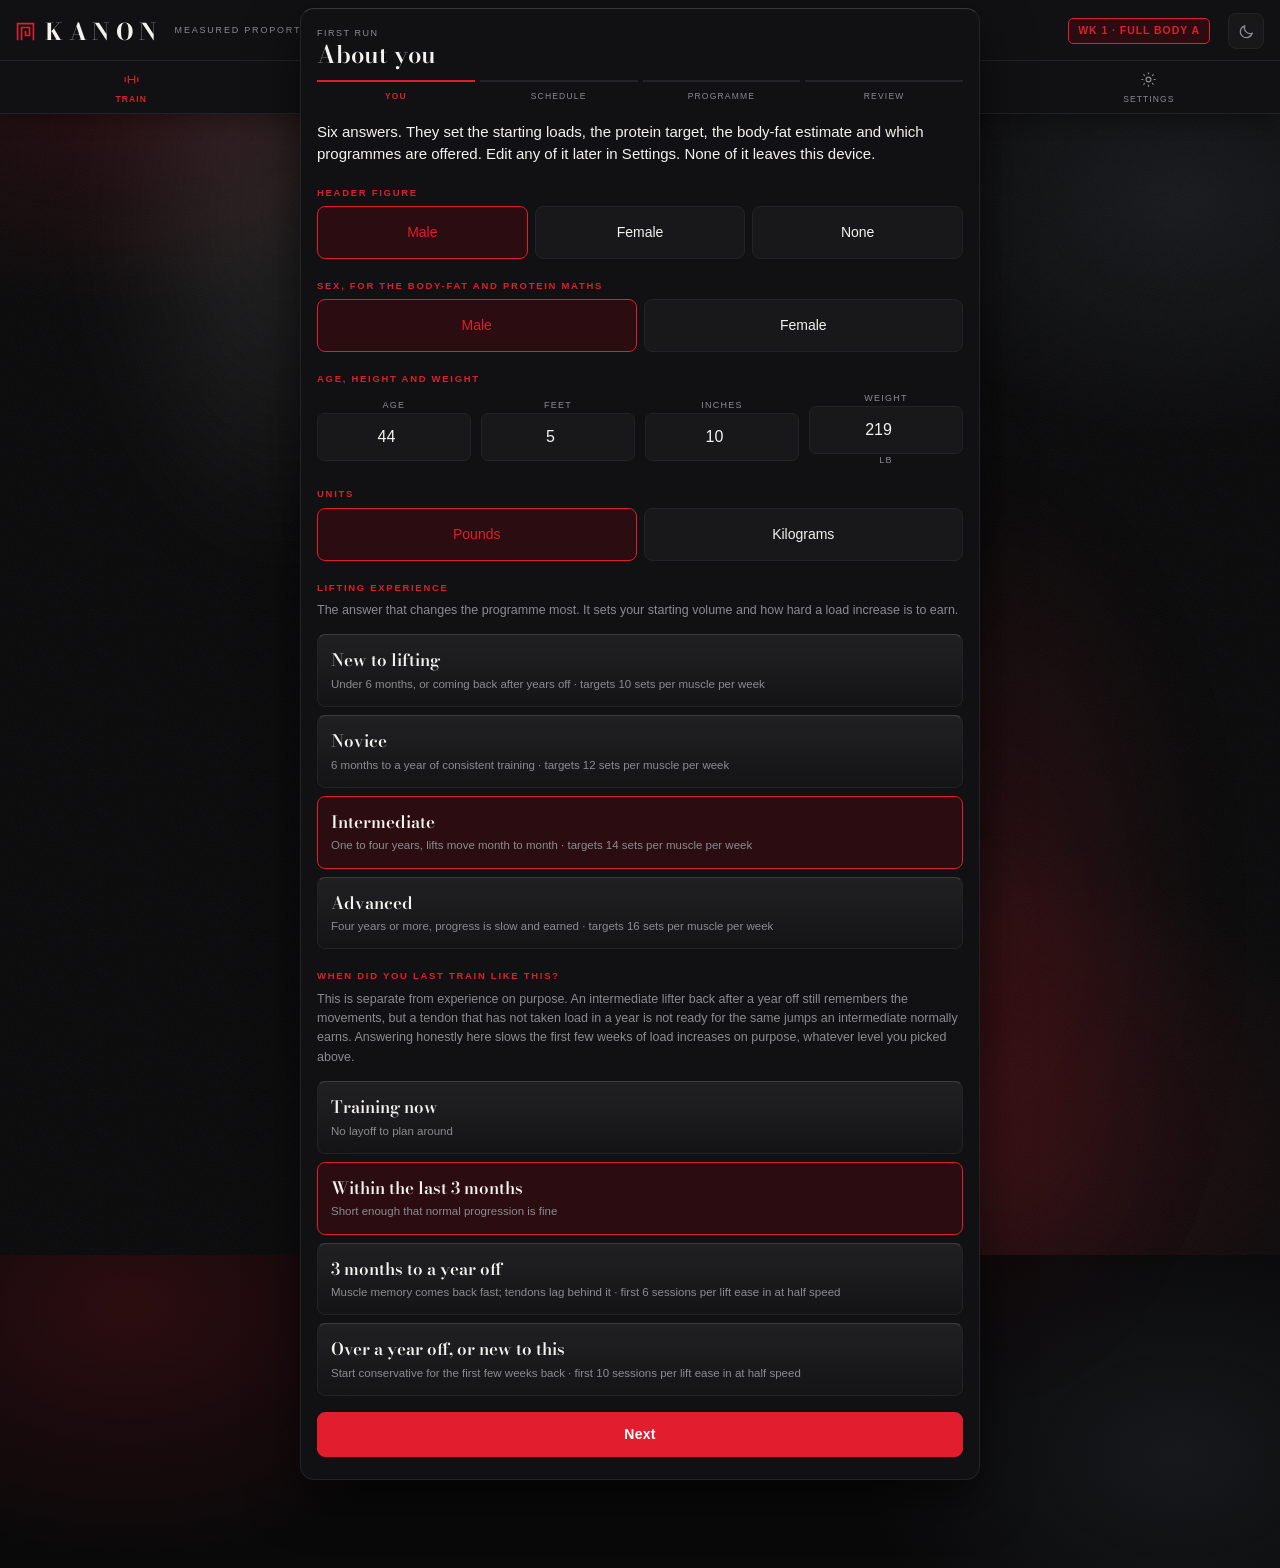
<file: kanon/index.html>
<!doctype html>
<html lang="en">
<head>
<meta charset="utf-8">
<meta name="viewport" content="width=device-width,initial-scale=1,viewport-fit=cover">
<title>KANON</title>
<meta name="theme-color" content="#A8763E">
<meta name="apple-mobile-web-app-capable" content="yes">
<meta name="apple-mobile-web-app-status-bar-style" content="default">
<meta name="apple-mobile-web-app-title" content="KANON">
<link rel="manifest" href="manifest.webmanifest">
<link rel="icon" href="icon.svg" type="image/svg+xml">
<link rel="apple-touch-icon" href="icon-180.png">
<link rel="preconnect" href="https://fonts.googleapis.com">
<link rel="preconnect" href="https://fonts.gstatic.com" crossorigin>
<link rel="stylesheet" href="https://fonts.googleapis.com/css2?family=Bodoni+Moda:opsz,wght@6..96,600;6..96,700&display=swap">
<link rel="stylesheet" href="styles.css">
</head>
<body>

<header class="top">
  <div class="brand">
    <svg class="mark" viewBox="0 0 24 24" aria-hidden="true" fill="none"
         stroke="currentColor" stroke-width="2.1" stroke-linecap="square">
      <path d="M2 22V2h20v20"/><path d="M7 22V7h10v10h-5v-5"/>
    </svg>
    <h1>Kanon</h1>
    <span class="sub">measured proportion</span>
    <button class="wk" id="weekBadge" type="button" aria-label="Choose week and session">Week 1</button>
    <button class="hbtn" id="themeBtn" type="button" aria-label="Switch colour theme"></button>
  </div>
<nav class="tabs" role="tablist">
  <button class="tab" role="tab" data-view="train" aria-selected="true">
    <svg viewBox="0 0 24 24"><path d="M4 9v6M8 7v10M16 7v10M20 9v6M8 12h8"/></svg>Train</button>
  <button class="tab" role="tab" data-view="daily" aria-selected="false">
    <svg viewBox="0 0 24 24"><path d="M12 3c3.5 4 6 6.7 6 10a6 6 0 0 1-12 0c0-3.3 2.5-6 6-10z"/></svg>Daily</button>
  <button class="tab" role="tab" data-view="body" aria-selected="false">
    <svg viewBox="0 0 24 24"><circle cx="12" cy="5" r="2.4"/><path d="M12 7.4v7M12 14.4 8.5 21M12 14.4 15.5 21M7 10h10"/></svg>Body</button>
  <button class="tab" role="tab" data-view="progress" aria-selected="false">
    <svg viewBox="0 0 24 24"><path d="M4 19V5M4 19h16M7 16l4-5 3 3 5-7"/></svg>Progress</button>
  <button class="tab" role="tab" data-view="settings" aria-selected="false">
    <svg viewBox="0 0 24 24"><circle cx="12" cy="12" r="3"/><path d="M12 3v2.5M12 18.5V21M3 12h2.5M18.5 12H21M5.6 5.6l1.8 1.8M16.6 16.6l1.8 1.8M18.4 5.6l-1.8 1.8M7.4 16.6l-1.8 1.8"/></svg>Settings</button>
</nav>
</header>

<main>
  <!-- ============ TRAIN ============ -->
  <section id="v-train"></section>

  <!-- ============ DAILY ============ -->
  <section id="v-daily" hidden></section>

  <!-- ============ BODY ============ -->
  <section id="v-body" hidden></section>

  <!-- ============ PROGRESS ============ -->
  <section id="v-progress" hidden></section>

  <!-- ============ SETTINGS ============ -->
  <section id="v-settings" hidden></section>
</main>


<script src="data.js"></script>
<script src="engine.js"></script>
<script src="app.js"></script>
</body>
</html>
</file>
<file: kanon/styles.css>
/* KANON — obsidian and crimson.
 * Dark-first. Near-black ground, one saturated red, off-white type. The Greek
 * reference is carried by the display face and a single meander mark, not by
 * ornament tiled across the page.
 */
:root{
  /* dark is the default look; the light palette lives in [data-theme="light"] */
  --bg:#09090A; --surface:#111113; --surface2:#18181B; --surface3:#202024;
  --ink:#F4F2EF; --muted:#8B8B92; --line:#232327;
  --accent:#E11D2E; --accent-hi:#FF3B4E; --accent-soft:#2B0C11; --on-accent:#FFFFFF;
  --good:#3DD68C; --warn:#E5A13A; --bad:#E11D2E;
  --shadow:0 1px 2px rgba(0,0,0,.6),0 10px 30px rgba(0,0,0,.45);
  --glow:radial-gradient(120% 90% at 12% 0%, rgba(225,29,46,.16), transparent 62%);
  --serif:"Bodoni Moda","Didot","Playfair Display",Georgia,serif;
  --sans:-apple-system,BlinkMacSystemFont,"Segoe UI",Roboto,Helvetica,Arial,sans-serif;
  --tabbar:62px;
  color-scheme:dark;
}
:root[data-theme="light"]{
  --bg:#FAFAFA; --surface:#FFFFFF; --surface2:#F3F3F5; --surface3:#EAEAEE;
  --ink:#0B0B0C; --muted:#63636B; --line:#E4E4E9;
  --accent:#C8102E; --accent-hi:#E11D2E; --accent-soft:#FCE9EC; --on-accent:#FFFFFF;
  --good:#12855A; --warn:#9A6714; --bad:#C8102E;
  --shadow:0 1px 2px rgba(11,11,12,.05),0 8px 24px rgba(11,11,12,.07);
  --glow:radial-gradient(120% 90% at 12% 0%, rgba(200,16,46,.09), transparent 62%);
  color-scheme:light;
}
*{box-sizing:border-box}
body{margin:0;background:var(--bg);color:var(--ink);font:15px/1.5 var(--sans);
     -webkit-text-size-adjust:100%}
h1,h2,h3{font-family:var(--serif);font-weight:600;margin:0;text-wrap:balance}
button{font:inherit;color:inherit;cursor:pointer}
a.btn{color:var(--ink);text-decoration:none;display:inline-flex;align-items:center}
[hidden]{display:none!important}
:focus-visible{outline:2px solid var(--accent-hi);outline-offset:2px}

/* ---------- header ---------- */
.top{position:sticky;top:env(safe-area-inset-top,0px);z-index:20;background:var(--bg);
     background-image:var(--glow);border-bottom:1px solid var(--line);padding:13px 16px 12px}
.brand{display:flex;align-items:center;gap:10px}
.mark{width:19px;height:19px;flex:none;color:var(--accent)}
.brand h1{font-size:23px;letter-spacing:.24em;text-transform:uppercase;line-height:1;
          font-weight:700;margin-right:2px}
.brand .sub{font-size:9px;color:var(--muted);letter-spacing:.2em;text-transform:uppercase;
            display:none}
@media (min-width:470px){.brand .sub{display:inline}}
.hbtn{margin-left:auto;background:var(--surface2);border:1px solid var(--line);color:var(--muted);
      border-radius:8px;width:36px;height:36px;display:flex;align-items:center;justify-content:center;
      flex:none;padding:0}
.hbtn svg{width:17px;height:17px;stroke:currentColor;fill:none;stroke-width:1.7}
.wk{font-size:10.5px;color:var(--accent);background:var(--accent-soft);
    border:1px solid var(--accent);border-radius:5px;padding:4px 9px;
    letter-spacing:.09em;text-transform:uppercase;font-weight:600;white-space:nowrap;margin-left:auto}
.wk + .hbtn{margin-left:8px}

/* ---------- layout ---------- */
main{padding:16px;max-width:680px;margin:0 auto;display:flex;flex-direction:column}
section{display:flex;flex-direction:column;gap:13px}
.card{background:var(--surface);border:1px solid var(--line);border-radius:10px;padding:18px 16px}
.card h2{font-size:21px;letter-spacing:-.01em}
.card .hint{font-size:12.5px;color:var(--muted);margin:6px 0 14px}
.row{display:flex;gap:10px;align-items:center}
.row.wrap{flex-wrap:wrap}
.spacer{flex:1}
.eyebrow{font-size:9.5px;letter-spacing:.18em;text-transform:uppercase;color:var(--accent);
         font-weight:700;margin-bottom:6px}

/* ---------- buttons ---------- */
.btn{background:var(--surface2);border:1px solid var(--line);border-radius:8px;
     padding:11px 15px;font-size:14px;font-weight:500;min-height:44px;
     display:inline-flex;align-items:center;justify-content:center;gap:6px}
.btn:active{transform:translateY(1px)}
.btn.primary{background:var(--accent);border-color:var(--accent);color:var(--on-accent);
     font-weight:600;letter-spacing:.02em}
.btn.primary:disabled{opacity:.35}
.btn.ghost{background:transparent}
.btn.sm{padding:7px 12px;min-height:38px;font-size:13px}
.btn.block{width:100%}
.btn[aria-pressed="true"]{background:var(--accent-soft);border-color:var(--accent);
     color:var(--accent);font-weight:600}

/* ---------- lift list ---------- */
.liftlist{padding:2px 6px}
.lift{display:flex;align-items:center;gap:9px;width:100%;text-align:left;background:none;
      border:0;border-bottom:1px solid var(--line);padding:14px 10px;min-height:70px}
.lift:last-child{border-bottom:0}
.lift.done .lift-n{color:var(--muted)}
.lift.skipped .lift-n{color:var(--muted);font-style:italic}
.skipnote{color:var(--warn)}
.lift-i{font-family:var(--serif);font-size:17px;font-weight:700;color:var(--accent);
        width:18px;flex:none;text-align:center;font-variant-numeric:tabular-nums}
.lift.done .lift-i{color:var(--muted)}
.lift-b{display:flex;flex-direction:column;gap:3px;min-width:0}
.lift-n{font-family:var(--serif);font-size:18px;font-weight:600;line-height:1.2;
        overflow:hidden;text-overflow:ellipsis;white-space:nowrap}
.lift-t{font-size:11.5px;color:var(--muted);font-variant-numeric:tabular-nums;letter-spacing:.01em}
.setline{font-size:12.5px;color:var(--ink);font-variant-numeric:tabular-nums;margin-top:3px;font-weight:600}
.fbline{font-size:10.5px;color:var(--muted);margin-top:2px;letter-spacing:.02em}
.sugwhy{margin:6px 2px 0;color:var(--accent)}
.lift{min-height:70px;align-items:flex-start;padding-top:12px}
.lift .grip,.lift .lift-i,.lift .rowswap,.lift .lift-s{margin-top:4px}
.lift-s{font-size:15px;color:var(--muted);flex:none;text-align:right;padding-left:2px}
.lift-s.ok{color:var(--good);font-weight:700}
.lift-s.part{font-size:12px;color:var(--accent);font-variant-numeric:tabular-nums;font-weight:600}
.ex-slot{font-size:9px;letter-spacing:.17em;text-transform:uppercase;color:var(--muted)}

/* ---------- summary + history ---------- */
.summary{border-left:2px solid var(--accent)}
.changes{display:flex;flex-direction:column;gap:10px;margin-top:2px}
.change{display:flex;gap:10px;font-size:13.5px;line-height:1.45;align-items:flex-start}
.change-b{color:var(--accent);flex:none;font-weight:700}
.lastline{font-size:12.5px;color:var(--muted);background:var(--surface2);border-radius:7px;
          padding:10px 12px;margin-bottom:12px;font-variant-numeric:tabular-nums;
          border-left:2px solid var(--accent)}
.lastline b{color:var(--ink);font-weight:600}
.lastline .why{color:var(--accent);font-variant-numeric:normal}

/* ---------- sheet ---------- */
/* Sheets are anchored panels, not viewport overlays.
 * This app is embedded in a frame that is sized to its content, so `innerHeight`
 * is the height of the whole document, not of the screen. Anything positioned
 * against the viewport lands at the bottom of the content instead of the bottom
 * of the screen, which is off-screen. So a sheet is positioned in DOCUMENT space
 * at the row that opened it, which is by definition somewhere the reader is
 * already looking, and the page keeps scrolling normally underneath. */
.sheet{position:absolute;left:0;right:0;z-index:60;
       display:flex;justify-content:center;padding:0 10px}
.sheet-inner{background:var(--surface);border:1px solid var(--line);border-radius:14px;
             width:100%;max-width:680px;
             padding:18px 16px 22px;
             box-shadow:0 18px 50px rgba(0,0,0,.55);animation:up .18s ease-out}
@keyframes up{from{transform:translateY(10px);opacity:.4}to{transform:none;opacity:1}}
@media (prefers-reduced-motion:reduce){.sheet-inner{animation:none}}
.sheet-h{display:flex;align-items:flex-start;gap:10px;margin-bottom:12px}
.sheet-h h2{font-size:24px;margin-top:1px;line-height:1.1}
.steps{display:flex;gap:5px;margin:2px 0 18px}
.step{flex:1;font-size:8.5px;letter-spacing:.14em;text-transform:uppercase;color:var(--muted);
      text-align:center;padding-top:8px;border-top:2px solid var(--line)}
.step.on{color:var(--accent);border-top-color:var(--accent);font-weight:700}
.step.past{color:var(--ink);border-top-color:var(--accent)}
.sheetrow{display:flex;align-items:center;gap:10px;width:100%;text-align:left;
          background:var(--surface2);border:1px solid var(--line);border-radius:8px;
          padding:13px;margin-bottom:8px;min-height:58px}
.sheetrow:disabled{opacity:.4}
.sheetrow.cur{border-color:var(--accent);background:var(--accent-soft)}
.sheetrow.cur:disabled{opacity:1}
.sheetrow-n{font-family:var(--serif);font-size:17px;font-weight:600;display:flex;align-items:center;gap:8px}
.scoretag{font-family:var(--sans);font-size:9.5px;font-weight:700;letter-spacing:.08em;
          border:1px solid var(--line);border-radius:4px;padding:2px 6px;color:var(--muted);
          font-variant-numeric:tabular-nums;flex:none}
.scoretag.ok{color:var(--warn);border-color:var(--warn)}
.scoretag.full{color:var(--good);border-color:var(--good)}
.sheetrow-m{font-size:11.5px;color:var(--muted);margin-top:2px}
.badge{font-size:8.5px;letter-spacing:.14em;text-transform:uppercase;color:var(--accent);
       border:1px solid var(--accent);border-radius:4px;padding:3px 8px;flex:none;font-weight:700}
.chev{color:var(--muted);font-size:17px;flex:none}
.custom{margin-top:18px;padding-top:16px;border-top:1px solid var(--line)}

/* ---------- inputs ---------- */
.target{font-size:13px;color:var(--muted);margin-bottom:12px}
.target b{color:var(--accent);font-size:17px;font-family:var(--serif);font-weight:700}
.cue{font-size:12.5px;color:var(--muted);border-left:2px solid var(--line);
     padding:2px 0 2px 12px;margin:12px 0 15px;line-height:1.55}
.setrow{display:grid;grid-template-columns:20px 1fr 1fr 1fr;gap:8px;align-items:center;margin-bottom:8px}
.setrow .n{font-size:11px;color:var(--muted);text-align:center;font-variant-numeric:tabular-nums}
input[type=number],input[type=text],input[type=date],select{
  width:100%;background:var(--surface2);border:1px solid var(--line);color:var(--ink);
  border-radius:7px;padding:11px 8px;font:inherit;font-size:16px;text-align:center;
  min-height:46px;font-variant-numeric:tabular-nums}
input[type=date]{text-align:left}
/* The reps and reps-left boxes carry the engine's suggestion as a placeholder.
   It has to read as a hint, not as a number you already entered. */
input::placeholder{color:var(--muted);opacity:.55;font-weight:400}
.lbl{font-size:9px;color:var(--muted);text-align:center;letter-spacing:.14em;text-transform:uppercase}

/* ---------- questions ---------- */
.q{font-size:19px;font-weight:600;margin-bottom:7px;font-family:var(--serif)}
.qs{font-size:12.5px;color:var(--muted);margin-bottom:14px;line-height:1.55}
.opts{display:flex;flex-direction:column;gap:7px;margin-bottom:14px}
.opt{text-align:left;background:var(--surface2);border:1px solid var(--line);border-radius:8px;
     padding:13px;font-size:14px;min-height:46px;display:flex;align-items:center;gap:9px}
.opt[aria-pressed="true"]{background:var(--accent-soft);border-color:var(--accent);
     color:var(--accent);font-weight:600}
.opt .dot{width:7px;height:7px;border-radius:50%;background:var(--line);flex:none}
.opt[aria-pressed="true"] .dot{background:var(--accent)}
.opts.triple{flex-direction:row;flex-wrap:wrap}
.opts.triple .opt{flex:1 1 74px;justify-content:center;padding:15px 6px;gap:0;font-weight:500}
.opts.triple .opt .dot{display:none}
.jointgrid{display:grid;grid-template-columns:repeat(3,1fr);gap:7px;margin-bottom:14px}
.jointgrid .opt{justify-content:center;padding:12px 4px;font-size:13px;gap:0}
.jointgrid .opt .dot{display:none}
.jointgrid .opt.faint{opacity:.5}
.jointgrid .opt.faint[aria-pressed="true"]{opacity:1}

/* ---------- alerts ---------- */
.alert{border-radius:8px;padding:13px;font-size:13px;margin:13px 0;border:1px solid;line-height:1.5}
.alert.bad{background:var(--accent-soft);border-color:var(--bad);color:var(--bad)}
.alert.warn{background:var(--surface2);border-color:var(--warn);color:var(--warn)}
.alert.good{background:var(--surface2);border-color:var(--good);color:var(--good)}
.alert b{display:block;margin-bottom:4px;font-size:13.5px}

/* ---------- stats ---------- */
.stats{display:grid;grid-template-columns:repeat(auto-fit,minmax(80px,1fr));gap:8px}
.stat{background:var(--surface2);border:1px solid var(--line);border-radius:8px;
      padding:14px 9px;text-align:center}
.stat .v{font-family:var(--serif);font-size:28px;font-weight:700;line-height:1;
         font-variant-numeric:tabular-nums}
.stat .k{font-size:8.5px;color:var(--muted);letter-spacing:.16em;text-transform:uppercase;margin-top:6px}

/* ---------- water: a bar, not a jug ---------- */
.wnum{display:flex;align-items:baseline;gap:8px;margin-bottom:3px}
.wnum .big{font-family:var(--serif);font-size:44px;font-weight:700;line-height:1;
           font-variant-numeric:tabular-nums}
.wnum .of{font-size:14px;color:var(--muted);font-variant-numeric:tabular-nums}
.wsub{font-size:12.5px;color:var(--muted);margin-bottom:14px}
.segs{display:flex;gap:4px;margin-bottom:10px}
.seg{flex:1;height:44px;min-width:0;padding:0;border-radius:4px;
     background:var(--surface2);border:1px solid var(--line);position:relative}
.seg.full{background:var(--accent);border-color:var(--accent)}
.seg.full::after{content:"";position:absolute;inset:0 0 auto 0;height:40%;border-radius:3px 3px 0 0;
     background:linear-gradient(180deg,rgba(255,255,255,.22),transparent)}
.seg:active{transform:scaleY(.94)}

/* ---------- weight log ---------- */
.weighlog{display:flex;flex-direction:column;margin-top:4px}
.weighrow{display:flex;align-items:center;gap:10px;padding:10px 2px;
          border-bottom:1px solid var(--line);font-variant-numeric:tabular-nums}
.weighrow:last-child{border-bottom:0}
.weigh-d{font-size:13px;color:var(--muted)}
.weigh-v{font-family:var(--serif);font-size:20px;font-weight:700}
.weigh-c{font-size:12px;color:var(--muted);min-width:48px;text-align:right;font-weight:600}
.weigh-c.down{color:var(--good)}
.weigh-c.up{color:var(--accent)}

/* ---------- charts ---------- */
.chart{width:100%;height:auto;display:block;margin-top:14px}

/* ---------- tab bar ---------- */
/* The nav rides inside the sticky header rather than sitting at the bottom of
 * the page. A bar pinned to the bottom of the screen needs to know where the
 * screen is, and inside a frame that is sized to its own content there is no
 * such thing: `fixed` lands at the bottom of the document, and `sticky` has no
 * room to stick because the page ends at the bar. Under the brand row it is
 * always one tap away, whatever the frame does. */
.tabs{display:flex;background:transparent;border-top:1px solid var(--line);
      margin:11px -16px -12px;padding:0 4px}
.tab{flex:1;border:0;background:none;padding:8px 2px 7px;font-size:8.5px;letter-spacing:.13em;
     text-transform:uppercase;color:var(--muted);min-height:52px;
     display:flex;flex-direction:column;align-items:center;justify-content:center;gap:4px}
.tab svg{width:19px;height:19px;stroke:currentColor;fill:none;stroke-width:1.5}
.tab[aria-selected="true"]{color:var(--accent);font-weight:700}
.empty{text-align:center;color:var(--muted);font-size:13.5px;padding:26px 14px}
.tiny{font-size:11.5px;color:var(--muted);line-height:1.6;margin:10px 0 0}
.eyebrow:not(:first-child){margin-top:20px}

/* ---- hero: an art band with only the session title over it, then the
       session copy on the card surface underneath. The scrim is a short
       bottom fade, so the figure is legible instead of buried. ---- */
.hero{position:relative;padding:0;overflow:hidden;isolation:isolate}
.hero-art{position:relative;height:200px}
@media (min-width:470px){.hero-art{height:230px}}
.hero-art img{position:absolute;inset:0;width:100%;height:100%;object-fit:cover;
              object-position:left center}
.hero-ov{position:absolute;left:0;right:0;bottom:0;padding:34px 16px 14px;
         background:linear-gradient(180deg,transparent 0%,rgba(9,9,10,.55) 45%,rgba(9,9,10,.90) 100%)}
.hero-ov h2{color:#F4F2EF;text-shadow:0 1px 14px rgba(0,0,0,.75)}
.hero-body{padding:14px 16px 16px}
.hero-body .hint{margin:0}
.hero-body .tiny{margin-top:8px}
.hero.noimg .hero-body{padding:18px 16px}
.setrow{grid-template-columns:20px 1fr 1fr 1fr 26px}
.setdrop{background:none;border:0;color:var(--muted);font-size:19px;line-height:1;
         padding:0;width:26px;height:44px;border-radius:6px}
.setdrop:hover,.setdrop:focus-visible{color:var(--accent)}

/* ---- reorder grip, preview, plan picker ---- */
.grip{background:none;border:0;padding:0 2px;width:22px;height:44px;flex:none;
      color:var(--muted);touch-action:none;cursor:grab;display:flex;align-items:center}
.grip svg{width:16px;height:16px;fill:currentColor;stroke:none}
.grip:active{cursor:grabbing;color:var(--accent)}
.lift.dragging{position:relative;z-index:5;background:var(--surface2);border-radius:8px;
               box-shadow:0 10px 26px rgba(0,0,0,.45);opacity:.97}
.lift.dropmark{box-shadow:inset 0 -2px 0 var(--accent)}
.lift.preview{cursor:default;opacity:.72}
.listnote{margin:2px 2px 10px;color:var(--muted);letter-spacing:.02em}
.wk.previewing{background:var(--accent);color:var(--on-accent)}
.card.preview{border-left:2px solid var(--accent)}
.planlist{display:flex;flex-direction:column;margin-top:8px}
.planrow{display:flex;align-items:center;gap:12px;padding:11px 2px;
         border-bottom:1px solid var(--line)}
.planrow.tappable{width:100%;text-align:left;background:none;border-left:0;border-right:0;
                  border-top:0;color:inherit;font:inherit;min-height:52px}
.planrow.tappable .chev{color:var(--muted);font-size:17px;flex:none}
.planrow.tappable:hover .lift-n,.planrow.tappable:focus-visible .lift-n{color:var(--accent)}
.planrow:last-child{border-bottom:0}

/* ---- mesocycle wizard ---- */
.volgrid{display:grid;grid-template-columns:repeat(auto-fit,minmax(74px,1fr));gap:7px;margin-bottom:6px}
.volcell{background:var(--surface2);border:1px solid var(--line);border-radius:8px;
         padding:10px 6px;text-align:center;border-left-width:3px}
.volcell.good{border-left-color:var(--good)}
.volcell.ok{border-left-color:var(--warn)}
.volcell.low{border-left-color:var(--accent)}
.volcell.minor{border-left-color:var(--line);opacity:.75}
.volnum{display:block;font-family:var(--serif);font-size:22px;font-weight:700;
        font-variant-numeric:tabular-nums;line-height:1}
.vollbl{display:block;font-size:9px;letter-spacing:.09em;text-transform:uppercase;
        color:var(--muted);margin-top:5px}
.daycard{background:var(--surface2);border:1px solid var(--line);border-radius:9px;
         padding:13px;margin-bottom:9px}
.daycard .planrow{padding:8px 0;border-bottom:1px solid var(--line)}
.daycard .planrow:last-child{border-bottom:0}
.daycard .lift-n{font-size:15px}
.rowswap{background:none;border:0;padding:0;width:34px;height:44px;flex:none;color:var(--muted);
         display:flex;align-items:center;justify-content:center;border-radius:7px}
.rowswap svg{width:19px;height:19px}
.rowswap:hover,.rowswap:focus-visible{color:var(--accent);background:var(--surface2)}

/* ============================================================
   GLASS LAYER
   Frosted panels only read as glass if there is something behind
   them to refract. So the page gets a lit ground: a red bloom, a
   cool counter-light, soft blurred veining, and a fine grain.
   Without that bed, backdrop-filter just renders flat grey.
   ============================================================ */
:root{
  --glass:rgba(255,255,255,.055);
  --glass-2:rgba(17,17,19,.52);
  --glass-edge:rgba(255,255,255,.17);
  --blur:20px; --sat:150%;
  --veil:rgba(225,29,46,.16);
  --veil-2:rgba(150,160,180,.10);
  --grain:.085;
}
:root[data-theme="light"]{
  --glass:rgba(255,255,255,.60);
  --glass-2:rgba(255,255,255,.66);
  --glass-edge:rgba(255,255,255,.95);
  --blur:18px; --sat:130%;
  --veil:rgba(200,16,46,.09);
  --veil-2:rgba(90,100,120,.07);
  --grain:.05;
}

body{
  position:relative;
  background:
    radial-gradient(48% 34% at 10% 4%,  var(--veil),   transparent 60%),
    radial-gradient(40% 30% at 92% 16%, var(--veil-2), transparent 62%),
    radial-gradient(60% 45% at 72% 92%, var(--veil),   transparent 58%),
    var(--bg);
}
/* blurred veining — the thing the glass actually refracts */
body::after{
  /* Bleed vertically only. When this was fixed it was clipped to the viewport;
   absolute, a negative horizontal inset becomes real page width and the
   whole app scrolls sideways by a quarter of a screen. */
  content:"";position:absolute;inset:-25% 0;pointer-events:none;z-index:0;
  background:
    radial-gradient(closest-side at 22% 28%, rgba(255,255,255,.10), transparent 70%),
    radial-gradient(closest-side at 78% 66%, var(--veil), transparent 70%);
  filter:blur(46px);
}
/* fine grain so large flat areas are not dead */
body::before{
  content:"";position:absolute;inset:0;pointer-events:none;z-index:0;opacity:var(--grain);
  background-image:url("data:image/svg+xml,%3Csvg xmlns='http://www.w3.org/2000/svg' width='160' height='160'%3E%3Cfilter id='n'%3E%3CfeTurbulence type='fractalNoise' baseFrequency='.85' numOctaves='4'/%3E%3C/filter%3E%3Crect width='160' height='160' filter='url(%23n)' opacity='.6'/%3E%3C/svg%3E");
}
/* Raise the chrome above the body veil and grain WITHOUT touching how any of it
 * is positioned. The earlier shorthand set position:relative on all four, which
 * quietly un-stuck the header, un-pinned the tab bar, and turned the sheet
 * overlay into an in-flow block a thousand pixels down the page. Only `main`
 * needs a position at all; the other three already create a stacking context. */
main{position:relative;z-index:1}
.top{z-index:20}.sheet{z-index:60}

.card,.stat,.volcell,.daycard,.sheetrow,.lastline{
  background:linear-gradient(180deg,rgba(255,255,255,.07),rgba(255,255,255,.02)),var(--glass-2);
  border-top-color:var(--glass-edge);
  -webkit-backdrop-filter:blur(var(--blur)) saturate(var(--sat));
  backdrop-filter:blur(var(--blur)) saturate(var(--sat));
}
.card{box-shadow:0 10px 34px rgba(0,0,0,.34),inset 0 1px 0 rgba(255,255,255,.10)}
/* A sheet sits directly on the page now, with no dimmed backdrop behind it, so
 * it has to be opaque. Frosted glass over live content is unreadable. */
.sheet-inner{
  background:var(--surface);
  border-top-color:var(--glass-edge);
  -webkit-backdrop-filter:none;backdrop-filter:none;
}

/* The header is the only chrome content scrolls under, so it has to be solid.
 * Frosted glass over moving text is a smear, not a material. */
.top{background:var(--surface),var(--glow);background-color:var(--surface);
     -webkit-backdrop-filter:none;backdrop-filter:none;
     box-shadow:0 6px 18px rgba(0,0,0,.30)}
:root[data-theme="light"] .top{box-shadow:0 6px 18px rgba(11,11,12,.08)}
.btn,input[type=number],input[type=text],input[type=date],select,.opt{
  -webkit-backdrop-filter:blur(10px);backdrop-filter:blur(10px)}
.hero.noimg .hero-ov{background:linear-gradient(180deg,rgba(255,255,255,.05),transparent)}

/* Safari/Firefox without backdrop-filter, and anyone who asked for less
   transparency, get a solid panel instead of an unreadable wash. */
@supports not ((backdrop-filter:blur(1px)) or (-webkit-backdrop-filter:blur(1px))){
  .card,.stat,.volcell,.daycard,.sheetrow,.lastline{
    background:var(--surface);}
}
@media (prefers-reduced-transparency:reduce){
  .card,.sheet-inner,.stat,.volcell,.daycard,.sheetrow,.lastline,
  .btn,input,select,.opt{
    background:var(--surface);-webkit-backdrop-filter:none;backdrop-filter:none}
  body::before,body::after{display:none}
}

/* ---- session navigator: walk the block one session at a time ---- */
.sessnav{display:flex;align-items:center;gap:10px;padding:8px 8px}
.navarrow{min-width:52px;min-height:52px;font-size:28px;line-height:1;padding:0;font-family:var(--serif)}
.navarrow:disabled{opacity:.25}
.navmid{flex:1;text-align:center;min-width:0}
.navname{font-family:var(--serif);font-size:19px;font-weight:600;
         overflow:hidden;text-overflow:ellipsis;white-space:nowrap}
.navsub{font-size:10px;letter-spacing:.14em;text-transform:uppercase;color:var(--muted);margin-top:2px}

/* The badge can never push the theme button off the header. */
.wk{min-width:0;max-width:62vw;overflow:hidden;text-overflow:ellipsis}
</file>
